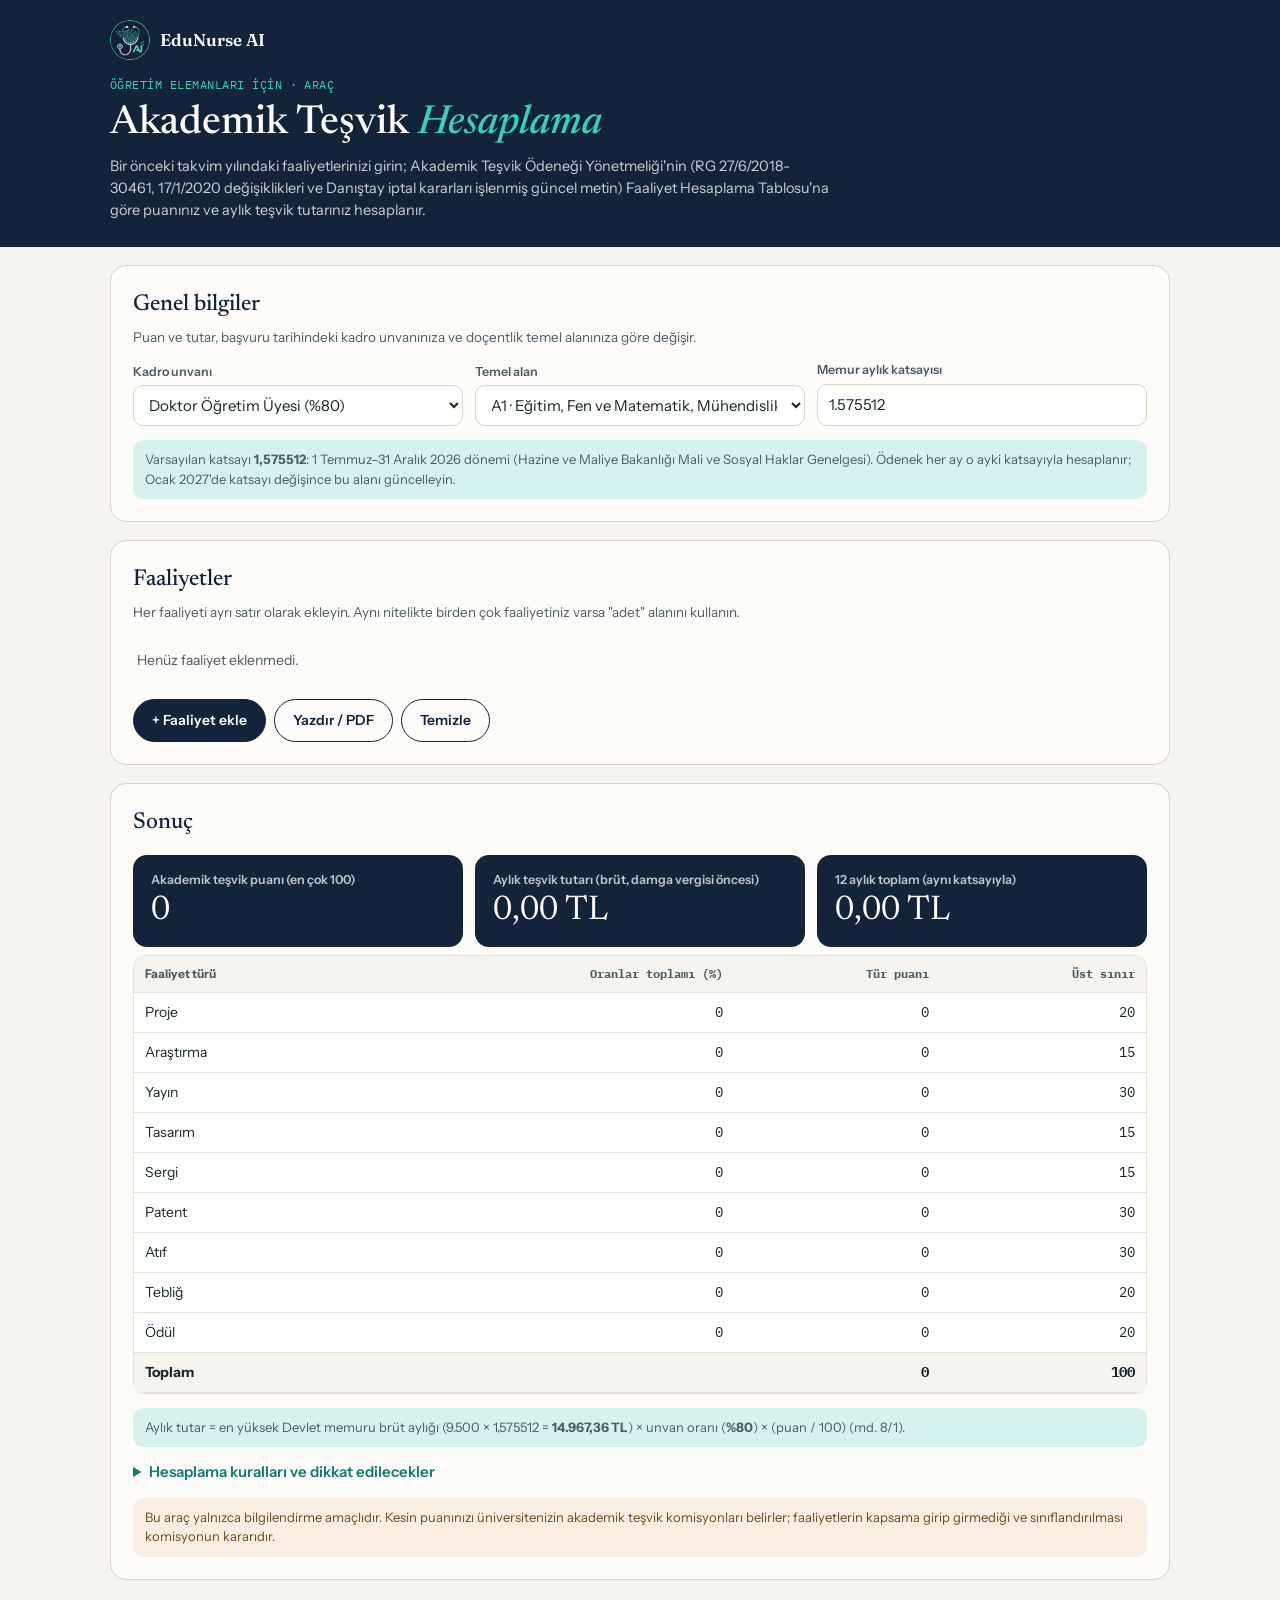
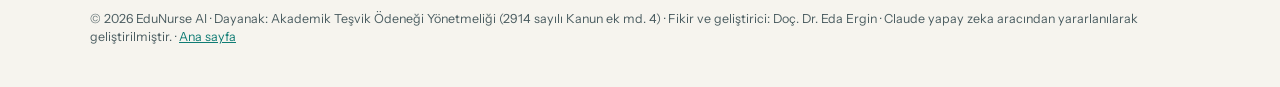
<file: araclar/akademik-tesvik.html>
<!DOCTYPE html>
<html lang="tr">
<head>
<meta charset="utf-8">
<meta name="viewport" content="width=device-width, initial-scale=1">
<title>Akademik Teşvik Hesaplama | EduNurse AI</title>
<meta name="description" content="Akademik Teşvik Ödeneği Yönetmeliği'ne göre akademik teşvik puanı ve aylık teşvik tutarı hesaplama aracı.">
<link rel="preconnect" href="https://fonts.googleapis.com">
<link rel="preconnect" href="https://fonts.gstatic.com" crossorigin>
<link href="https://fonts.googleapis.com/css2?family=Fraunces:wght@600&family=Instrument+Sans:wght@400;500;600;700&family=Newsreader:ital,wght@0,500;1,500&family=IBM+Plex+Mono:wght@500&display=swap" rel="stylesheet">
<style>
:root{--navy:#13233A;--teal:#33D1BE;--teal-d:#0F7C74;--teal-l:#D6F2EE;--cream:#F6F4EE;--paper:#FDFCF9;--line:#D8D2C4;--line-l:#E6E1D5;--ink:#17262A;--muted:#4B5D61;--bad:#B4483A;--warn-bg:#FBEFE3;--warn:#6B4A1F}
*{box-sizing:border-box}
body{margin:0;background:var(--cream);color:var(--ink);font-family:'Instrument Sans',system-ui,sans-serif;font-size:15px;line-height:1.5;-webkit-font-smoothing:antialiased}
h1,h2,h3,p{margin:0}
a{color:var(--teal-d)}
.wrap{max-width:1100px;margin:0 auto;padding:0 20px}
header.top{background:var(--navy);color:var(--paper);padding:20px 0 26px}
.brand{display:inline-flex;align-items:center;gap:10px;text-decoration:none;color:var(--paper);margin-bottom:16px}
.logo{width:40px;height:40px;border-radius:50%;display:block}
.brand b{font-family:'Fraunces',serif;font-weight:600;font-size:17px}
.eyebrow{font-family:'IBM Plex Mono',monospace;font-size:12px;color:var(--teal);letter-spacing:.04em}
header.top h1{font-family:'Newsreader',Georgia,serif;font-weight:500;font-size:clamp(26px,4vw,40px);line-height:1.1;margin:8px 0 10px}
header.top h1 em{color:var(--teal);font-style:italic}
header.top p{color:rgba(253,252,249,.8);max-width:72ch;font-size:14.5px}
.card{background:var(--paper);border:1px solid var(--line);border-radius:16px;padding:22px;margin-top:18px}
.card h2{font-family:'Newsreader',serif;font-weight:500;font-size:23px;color:var(--navy);margin-bottom:4px}
.sub{color:var(--muted);font-size:13.5px;margin-bottom:14px}
label.f{display:block;font-size:12.5px;font-weight:600;color:var(--muted);margin-bottom:4px}
select,input[type=number]{width:100%;font:inherit;color:var(--ink);background:#fff;border:1px solid var(--line);border-radius:10px;padding:9px 11px}
select:focus,input:focus{outline:none;border-color:var(--teal);box-shadow:0 0 0 3px rgba(51,209,190,.2)}
.grid{display:grid;gap:12px;grid-template-columns:repeat(auto-fit,minmax(min(100%,200px),1fr));align-items:end}
.btn{font:inherit;font-weight:600;font-size:14px;border-radius:999px;padding:10px 18px;cursor:pointer;border:1px solid var(--navy);background:var(--navy);color:var(--paper)}
.btn:hover{background:var(--teal-d);border-color:var(--teal-d)}
.btn.ghost{background:transparent;color:var(--navy)}
.btn.ghost:hover{background:var(--teal-l)}
.btn.small{font-size:12.5px;padding:5px 11px}
.btn.del{border-color:var(--line);background:transparent;color:var(--bad);font-size:12.5px;padding:5px 10px}
.row{border:1px solid var(--line-l);background:#fff;border-radius:12px;padding:12px;margin-top:10px;display:grid;gap:10px;grid-template-columns:minmax(0,2.4fr) repeat(auto-fit,minmax(110px,1fr)) auto;align-items:end}
.row .oran{font-family:'IBM Plex Mono',monospace;font-size:13px;color:var(--navy);white-space:nowrap;padding-bottom:9px}
.row .uyari{grid-column:1/-1;font-size:12.5px;color:var(--warn);background:var(--warn-bg);border-radius:8px;padding:6px 10px}
.empty{color:var(--muted);font-size:14px;padding:14px 4px}
.tbl-wrap{overflow-x:auto;border:1px solid var(--line-l);border-radius:12px;margin-top:8px}
table{border-collapse:collapse;width:100%;background:#fff;font-size:14px}
th,td{border-bottom:1px solid var(--line-l);padding:9px 11px;text-align:left}
thead th{background:var(--cream);font-size:12px;color:var(--muted);font-weight:700}
td.n,th.n{text-align:right;font-family:'IBM Plex Mono',monospace;white-space:nowrap}
tfoot td{font-weight:700;background:var(--cream)}
.sonuc{display:grid;gap:12px;grid-template-columns:repeat(auto-fit,minmax(min(100%,220px),1fr));margin-top:14px}
.kutu{border-radius:14px;padding:16px 18px;background:var(--navy);color:var(--paper)}
.kutu .k{font-size:12.5px;color:rgba(253,252,249,.75);font-weight:600}
.kutu .v{font-family:'Newsreader',serif;font-size:34px;line-height:1.1;margin-top:4px}
.kutu.ok{background:var(--teal-d)}
.kutu.no{background:#7A3A30}
.note{font-size:13px;color:var(--muted);background:var(--teal-l);border-radius:10px;padding:10px 12px;margin-top:14px}
.note.warn{background:var(--warn-bg);color:var(--warn)}
details{margin-top:14px}
summary{cursor:pointer;font-weight:600;color:var(--teal-d)}
ul.list{margin:8px 0 0;padding-left:20px;font-size:13.5px;color:var(--muted)}
ul.list li{margin:4px 0}
footer.ft{padding:30px 0 40px;color:var(--muted);font-size:12.5px}
@media (max-width:700px){.row{grid-template-columns:1fr 1fr}.row>.sec{grid-column:1/-1}}
@media print{body{background:#fff}header.top{background:#fff;color:#000}header.top p,.eyebrow{color:#333}.no-print{display:none!important}.card{border:none;padding:0}}
</style>
</head>
<body>
<header class="top"><div class="wrap">
  <a class="brand" href="../index.html"><img class="logo" src="../uygulama/logo.png" alt="EduNurse AI logosu" width="40" height="40"><b>EduNurse AI</b></a>
  <div class="eyebrow">ÖĞRETİM ELEMANLARI İÇİN · ARAÇ</div>
  <h1>Akademik Teşvik <em>Hesaplama</em></h1>
  <p>Bir önceki takvim yılındaki faaliyetlerinizi girin; Akademik Teşvik Ödeneği Yönetmeliği'nin (RG 27/6/2018-30461, 17/1/2020 değişiklikleri ve Danıştay iptal kararları işlenmiş güncel metin) Faaliyet Hesaplama Tablosu'na göre puanınız ve aylık teşvik tutarınız hesaplanır.</p>
</div></header>

<main class="wrap">
  <section class="card">
    <h2>Genel bilgiler</h2>
    <p class="sub">Puan ve tutar, başvuru tarihindeki kadro unvanınıza ve doçentlik temel alanınıza göre değişir.</p>
    <div class="grid">
      <div><label class="f" for="unvan">Kadro unvanı</label>
        <select id="unvan">
          <option value="1">Profesör (%100)</option>
          <option value="0.9">Doçent (%90)</option>
          <option value="0.8" selected>Doktor Öğretim Üyesi (%80)</option>
          <option value="0.7">Araştırma Görevlisi (%70)</option>
          <option value="0.7">Öğretim Görevlisi (%70)</option>
        </select></div>
      <div><label class="f" for="alan">Temel alan</label>
        <select id="alan">
          <option value="0">A1 · Eğitim, Fen ve Matematik, Mühendislik, Sağlık, Ziraat-Orman-Su Ürünleri</option>
          <option value="1">A2 · Filoloji, Hukuk, İlahiyat, Sosyal-Beşeri-İdari Bilimler, Spor</option>
          <option value="2">A3 · Mimarlık, Planlama ve Tasarım</option>
          <option value="3">A4 · Güzel Sanatlar</option>
        </select></div>
      <div><label class="f" for="katsayi">Memur aylık katsayısı</label>
        <input type="number" id="katsayi" step="0.000001" min="0" value="1.575512"></div>
    </div>
    <p class="note">Varsayılan katsayı <b>1,575512</b>: 1 Temmuz–31 Aralık 2026 dönemi (Hazine ve Maliye Bakanlığı Mali ve Sosyal Haklar Genelgesi). Ödenek her ay o ayki katsayıyla hesaplanır; Ocak 2027'de katsayı değişince bu alanı güncelleyin.</p>
  </section>

  <section class="card">
    <h2>Faaliyetler</h2>
    <p class="sub">Her faaliyeti ayrı satır olarak ekleyin. Aynı nitelikte birden çok faaliyetiniz varsa "adet" alanını kullanın.</p>
    <div id="satirlar"></div>
    <div class="empty" id="bos">Henüz faaliyet eklenmedi.</div>
    <div class="no-print" style="display:flex;gap:8px;flex-wrap:wrap;margin-top:14px">
      <button class="btn" id="ekle">+ Faaliyet ekle</button>
      <button class="btn ghost" id="yazdir">Yazdır / PDF</button>
      <button class="btn ghost" id="temizle">Temizle</button>
    </div>
  </section>

  <section class="card">
    <h2>Sonuç</h2>
    <div class="sonuc">
      <div class="kutu" id="k-puan"><div class="k">Akademik teşvik puanı (en çok 100)</div><div class="v" id="puan">0</div></div>
      <div class="kutu"><div class="k">Aylık teşvik tutarı (brüt, damga vergisi öncesi)</div><div class="v" id="aylik">0 TL</div></div>
      <div class="kutu"><div class="k">12 aylık toplam (aynı katsayıyla)</div><div class="v" id="yillik">0 TL</div></div>
    </div>
    <div class="note warn" id="esik" hidden>Ödenek için puanın <b>en az 30</b> olması gerekir (md. 10/3). Bu puanla ödeme yapılmaz.</div>
    <div class="tbl-wrap"><table>
      <thead><tr><th>Faaliyet türü</th><th class="n">Oranlar toplamı (%)</th><th class="n">Tür puanı</th><th class="n">Üst sınır</th></tr></thead>
      <tbody id="ozet"></tbody>
      <tfoot><tr><td>Toplam</td><td></td><td class="n" id="toplam">0</td><td class="n">100</td></tr></tfoot>
    </table></div>
    <p class="note" id="formul"></p>
    <details>
      <summary>Hesaplama kuralları ve dikkat edilecekler</summary>
      <ul class="list">
        <li>Tür puanı = faaliyet oranları toplamı (%) × türün puanı; her tür kendi üst sınırını, toplam puan 100'ü geçemez (md. 8/2-3).</li>
        <li>Çok yazarlı yayın, kitap, bölüm, tebliğ ve patentte (k) katsayısı: 1 kişi 1; 2 kişi 0,8; 3 kişi 0,6; 4 kişi 0,45; 5 kişi 1/5; 6 kişi 1/6; 7 ve üzeri 1/kişi sayısı (Tablo 1).</li>
        <li>Projede rol katsayısı (r): yürütücü 1; araştırmacı veya bursiyer 0,5 (Tablo 2). Destek süresi 9 aydan kısa olan "diğer" projeler değerlendirilmez.</li>
        <li>SCI/SCI-E/SSCI/AHCI dergilerinde (p): Q1 1; Q2 0,8; Q3 0,5; Q4 0,25. Q değeri olmayan dergiye en alt değer, AHCI dergisine 0,5 uygulanır (Tablo 3).</li>
        <li>Paylaşım oranı olmayan faaliyetlerde (editörlük, tasarım, ödül vb.) oran kişi sayısına bölünür; karma sergi ve uluslararası karma ses/görüntü kaydı kişi sayısına bakılmaksızın tam puan alır (md. 8/7).</li>
        <li>Atıflarda kişi sayısı dikkate alınmaz; kendi yayınınıza yaptığınız atıflar sayılmaz (md. 7/8).</li>
        <li>Dergi editörlüğünde farklı dergilerde de olsa yalnızca bir editörlük sayılır; çok editörlü dergilerde yalnızca baş editör değerlendirilir (md. 7/4).</li>
        <li>Aynı kitapta en çok iki bölüm değerlendirilir. Tekrarlayan sergilerde en çok iki etkinlik sayılır, ikincisi yarım puan alır. Aynı çalışma için farklı ödüllerden yalnızca bir kez puan verilir.</li>
        <li>Araştırma: kurum dışında görevlendirmeyle en az dört ay süren ve sonuç raporu onaylanan çalışmalar; ay üzerinden puanlanır.</li>
        <li>Ödenek, Şubat ayının 15'inden başlayarak 12 ay boyunca her ayın 15'inde ödenir; damga vergisi dışında vergiye tabi değildir (md. 10/2).</li>
      </ul>
    </details>
    <p class="note warn">Bu araç yalnızca bilgilendirme amaçlıdır. Kesin puanınızı üniversitenizin akademik teşvik komisyonları belirler; faaliyetlerin kapsama girip girmediği ve sınıflandırılması komisyonun kararıdır.</p>
  </section>
</main>

<footer class="ft wrap">© 2026 EduNurse AI · Dayanak: Akademik Teşvik Ödeneği Yönetmeliği (2914 sayılı Kanun ek md. 4) · Fikir ve geliştirici: Doç. Dr. Eda Ergin · Claude yapay zeka aracından yararlanılarak geliştirilmiştir. · <a href="../index.html">Ana sayfa</a></footer>

<script>
(function () {
  // Faaliyet Hesaplama Tablosu (Tablo 4). d: A1–A4 oranları (%), null = o alanda yok.
  // tip: kp = k×p×oran, k = k×oran, r = r×oran, ay = oran×ay, pay = oran/kişi, tam = tam oran, atif = oran×atıf sayısı
  const TURLER = [
    { id: 'proje', ad: 'Proje', max: 20 },
    { id: 'arastirma', ad: 'Araştırma', max: 15 },
    { id: 'yayin', ad: 'Yayın', max: 30 },
    { id: 'tasarim', ad: 'Tasarım', max: 15 },
    { id: 'sergi', ad: 'Sergi', max: 15 },
    { id: 'patent', ad: 'Patent', max: 30 },
    { id: 'atif', ad: 'Atıf', max: 30 },
    { id: 'teblig', ad: 'Tebliğ', max: 20 },
    { id: 'odul', ad: 'Ödül', max: 20 }
  ];
  const F = [
    ['proje', 'p1', 'TÜBİTAK 1001, 1003, 1004, 1007, 1505, 2244, 3501, SAYEM, COST, Uluslararası İkili İşbirliği', 'r', [80, 80, 80, 80]],
    ['proje', 'p2', 'TÜBİTAK 1005, 3001', 'r', [70, 70, 70, 70]],
    ['proje', 'p3', 'H2020 projesi', 'r', [100, 100, 100, 100]],
    ['proje', 'p4', 'Diğer uluslararası kurum destekli Ar-Ge projesi (en az 9 ay)', 'r', [40, 40, 40, 40]],
    ['proje', 'p5', 'Diğer ulusal kurum destekli Ar-Ge projesi (en az 9 ay)', 'r', [20, 20, 20, 20]],
    ['arastirma', 'r1', 'Yurt dışı araştırma (ay)', 'ay', [15, 15, 15, 15]],
    ['arastirma', 'r2', 'Yurt içi araştırma (ay)', 'ay', [10, 10, 10, 10]],
    ['yayin', 'y1', 'SCI/SCI-E/SSCI/AHCI dergide araştırma makalesi', 'kp', [60, 80, 60, 80]],
    ['yayin', 'y2', 'SCI/SCI-E/SSCI/AHCI dergide derleme veya müstakil kısa makale', 'kp', [30, 40, 30, 40]],
    ['yayin', 'y3', 'Alan endeksindeki dergide araştırma makalesi', 'k', [20, 25, 20, 25]],
    ['yayin', 'y4', 'Diğer uluslararası hakemli dergide araştırma makalesi', 'k', [15, 20, 15, 20]],
    ['yayin', 'y5', 'ULAKBİM TR Dizin dergisinde araştırma makalesi', 'k', [15, 20, 15, 20]],
    ['yayin', 'y6', 'SCI/SCI-E/SSCI/AHCI dergide editörlük', 'pay', [25, 25, 25, 25], 'edit'],
    ['yayin', 'y7', 'Alan endeksindeki dergide editörlük', 'pay', [15, 15, 15, 15], 'edit'],
    ['yayin', 'y8', 'Diğer uluslararası hakemli dergide editörlük', 'pay', [10, 10, 10, 10], 'edit'],
    ['yayin', 'y9', 'ULAKBİM TR Dizin dergisinde editörlük', 'pay', [10, 10, 10, 10], 'edit'],
    ['yayin', 'y10', 'Tanınmış uluslararası yayınevinde özgün bilimsel kitap', 'k', [100, 100, 100, 100]],
    ['yayin', 'y11', 'Tanınmış uluslararası yayınevinde kitap editörlüğü', 'k', [60, 60, 60, 60]],
    ['yayin', 'y12', 'Tanınmış uluslararası yayınevi kitabında bölüm (aynı kitapta en çok 2)', 'k', [25, 25, 25, 25]],
    ['yayin', 'y13', 'Diğer özgün bilimsel kitap', 'k', [50, 50, 50, 50]],
    ['yayin', 'y14', 'Diğer özgün bilimsel kitapta bölüm (aynı kitapta en çok 2)', 'k', [15, 15, 15, 15]],
    ['yayin', 'y15', 'Uluslararası, performansa dayalı kişisel ses/görüntü kaydı', 'pay', [null, null, null, 20]],
    ['yayin', 'y16', 'Uluslararası, performansa dayalı karma ses/görüntü kaydı', 'tam', [null, null, null, 10]],
    ['yayin', 'y17', 'Ulusal, performansa dayalı kişisel ses/görüntü kaydı', 'pay', [null, null, null, 10]],
    ['tasarim', 't1', 'Endüstriyel, çevresel, grafiksel, sahne, moda veya çalgı tasarımı', 'pay', [15, 15, 15, 15]],
    ['sergi', 's1', 'Özgün yurt dışı bireysel etkinlik', 'pay', [null, null, null, 30]],
    ['sergi', 's2', 'Özgün yurt içi bireysel etkinlik', 'pay', [null, null, null, 15]],
    ['sergi', 's3', 'Özgün yurt dışı grup/karma/toplu etkinlik', 'tam', [null, null, null, 15]],
    ['sergi', 's4', 'Özgün yurt içi grup/karma/toplu etkinlik', 'tam', [null, null, null, 8]],
    ['patent', 'pt1', 'Uluslararası patent', 'k', [100, 100, 100, 100]],
    ['patent', 'pt2', 'Ulusal patent', 'k', [60, 60, 60, 60]],
    ['atif', 'a1', 'SCI/SCI-E/SSCI/AHCI dergideki makalelerde atıf', 'atif', [4, 6, 4, 6]],
    ['atif', 'a2', 'Alan endeksindeki dergilerdeki makalelerde atıf', 'atif', [1.5, 3, 1.5, 3]],
    ['atif', 'a3', 'Diğer uluslararası hakemli dergilerdeki makalelerde atıf', 'atif', [1, 2, 1, 2]],
    ['atif', 'a4', 'ULAKBİM ulusal hakemli dergilerdeki makalelerde atıf', 'atif', [1, 2, 1, 2]],
    ['atif', 'a5', 'Tanınmış uluslararası yayınevi kitabında atıf', 'atif', [4, 8, 4, 8]],
    ['atif', 'a6', 'Diğer özgün bilimsel kitapta atıf', 'atif', [2, 4, 2, 4]],
    ['atif', 'a7', 'Güzel sanat eserinin uluslararası kaynakta yer alması/gösterimi', 'atif', [null, null, null, 8]],
    ['atif', 'a8', 'Güzel sanat eserinin ulusal kaynakta yer alması/gösterimi', 'atif', [null, null, null, 4]],
    ['teblig', 'tb1', 'Hakemli uluslararası etkinlikte sözlü sunulan ve yayımlanan tam bildiri', 'k', [15, 15, 15, 15]],
    ['odul', 'o1', 'YÖK Yılın Doktora Tezi Ödülü', 'pay', [100, 100, 100, 100]],
    ['odul', 'o2', 'TÜBİTAK Bilim Ödülü', 'pay', [100, 100, 100, 100]],
    ['odul', 'o3', 'TÜBA Akademi Ödülü', 'pay', [100, 100, 100, 100]],
    ['odul', 'o4', 'Yurt dışı kurumlardan bilim ödülü', 'pay', [40, 40, 40, 40]],
    ['odul', 'o5', 'Yurt içi kurumlardan bilim ödülü', 'pay', [20, 20, 20, 20]],
    ['odul', 'o6', 'Güzel sanatlarda uluslararası derece ödülü (mansiyon hariç)', 'pay', [null, null, null, 40]],
    ['odul', 'o7', 'Güzel sanatlarda ulusal derece ödülü (mansiyon hariç)', 'pay', [null, null, null, 20]],
    ['odul', 'o8', 'Planlama, mimarlık ve tasarım yarışmasında derece ödülü (mansiyon hariç)', 'pay', [null, null, 20, null]]
  ].map(([tur, id, ad, tip, d, ozel]) => ({ tur, id, ad, tip, d, ozel }));
  const BUL = Object.fromEntries(F.map(f => [f.id, f]));

  const $ = s => document.querySelector(s);
  const esc = s => String(s).replace(/[&<>"]/g, c => ({ '&': '&amp;', '<': '&lt;', '>': '&gt;', '"': '&quot;' }[c]));
  const sayi = (v, d = 2) => Number(v).toLocaleString('tr-TR', { minimumFractionDigits: 0, maximumFractionDigits: d });
  const tl = v => Number(v).toLocaleString('tr-TR', { minimumFractionDigits: 2, maximumFractionDigits: 2 }) + ' TL';
  const kKatsayi = n => (n <= 1 ? 1 : n === 2 ? 0.8 : n === 3 ? 0.6 : n === 4 ? 0.45 : 1 / n);
  const P = { Q1: 1, Q2: 0.8, Q3: 0.5, Q4: 0.25, AHCI: 0.5, YOK: 0.25 };

  let satirlar = [];
  let sayac = 0;

  function secenekler(sec) {
    return TURLER.map(t => '<optgroup label="' + esc(t.ad + ' (' + t.max + ' puan)') + '">' +
      F.filter(f => f.tur === t.id).map(f => '<option value="' + f.id + '"' + (f.id === sec ? ' selected' : '') + '>' + esc(f.ad) + '</option>').join('') + '</optgroup>').join('');
  }

  function alanlar(s) {
    const f = BUL[s.fid], h = [];
    if (f.tip === 'r') h.push('<div><label class="f">Projedeki rol</label><select data-k="rol"><option value="1"' + (s.rol == 1 ? ' selected' : '') + '>Yürütücü (r=1)</option><option value="0.5"' + (s.rol == 0.5 ? ' selected' : '') + '>Araştırmacı / Bursiyer (r=0,5)</option></select></div>');
    if (f.tip === 'kp') h.push('<div><label class="f">Dergi çeyreği</label><select data-k="q">' + [['Q1', 'Q1'], ['Q2', 'Q2'], ['Q3', 'Q3'], ['Q4', 'Q4'], ['AHCI', 'AHCI (0,5)'], ['YOK', 'Q değeri yok (0,25)']].map(([v, l]) => '<option value="' + v + '"' + (s.q === v ? ' selected' : '') + '>' + l + '</option>').join('') + '</select></div>');
    if (f.tip === 'k' || f.tip === 'kp' || f.tip === 'pay') h.push('<div><label class="f">Kişi sayısı</label><input type="number" min="1" step="1" data-k="kisi" value="' + s.kisi + '"></div>');
    if (f.tip === 'ay') h.push('<div><label class="f">Süre (ay)</label><input type="number" min="0" step="1" data-k="ay" value="' + s.ay + '"></div>');
    h.push('<div><label class="f">' + (f.tip === 'atif' ? 'Atıf sayısı' : 'Adet') + '</label><input type="number" min="0" step="1" data-k="adet" value="' + s.adet + '"' + (f.ozel === 'edit' ? ' max="1"' : '') + '></div>');
    return h.join('');
  }

  // Bir satırın faaliyet oranı (%)
  function oran(s, alan) {
    const f = BUL[s.fid], d = f.d[alan];
    if (d == null) return { o: 0, not: 'Bu faaliyet seçtiğiniz temel alanda puanlanmaz.' };
    const adet = Math.max(0, Math.floor(+s.adet || 0));
    const kisi = Math.max(1, Math.floor(+s.kisi || 1));
    let tek = d, not = '';
    if (f.tip === 'r') tek = d * (+s.rol || 1);
    if (f.tip === 'k') tek = d * kKatsayi(kisi);
    if (f.tip === 'kp') tek = d * kKatsayi(kisi) * P[s.q || 'Q1'];
    if (f.tip === 'pay') tek = d / kisi;
    if (f.tip === 'ay') { const ay = Math.max(0, +s.ay || 0); if (ay > 0 && ay < 4) not = 'Araştırma en az dört ay sürmelidir; daha kısa süreler değerlendirilmez.'; tek = ay >= 4 ? d * ay : 0; }
    let n = adet;
    if (f.ozel === 'edit' && adet > 1) { n = 1; not = 'Dergi editörlüğünde yalnızca bir editörlük sayılır.'; }
    return { o: tek * n, not };
  }

  function ciz() {
    const alan = +$('#alan').value;
    $('#bos').hidden = satirlar.length > 0;
    $('#satirlar').innerHTML = satirlar.map(s => {
      const r = oran(s, alan);
      return '<div class="row" data-sid="' + s.sid + '"><div class="sec"><label class="f">Faaliyet</label><select data-k="fid">' + secenekler(s.fid) + '</select></div>' +
        alanlar(s) + '<div><div class="oran">%' + sayi(r.o) + '</div></div>' +
        '<div class="no-print"><button class="btn del" data-sil>Sil</button></div>' +
        (r.not ? '<div class="uyari">' + esc(r.not) + '</div>' : '') + '</div>';
    }).join('');
    hesapla();
  }

  function hesapla() {
    const alan = +$('#alan').value, unvan = +$('#unvan').value, katsayi = +String($('#katsayi').value).replace(',', '.') || 0;
    const top = {}; TURLER.forEach(t => top[t.id] = 0);
    let editVar = 0;
    satirlar.forEach(s => { const f = BUL[s.fid]; top[f.tur] += oran(s, alan).o; if (f.ozel === 'edit' && +s.adet > 0) editVar++; });
    // Farklı dergilerde de olsa yalnızca bir editörlük: birden çok editörlük satırında en yükseği alınır
    if (editVar > 1) {
      const ed = satirlar.filter(s => BUL[s.fid].ozel === 'edit').map(s => oran(s, alan).o);
      top.yayin -= ed.reduce((a, b) => a + b, 0) - Math.max(...ed);
    }
    let toplam = 0;
    $('#ozet').innerHTML = TURLER.map(t => {
      const p = Math.min(t.max, top[t.id] / 100 * t.max);
      toplam += p;
      return '<tr><td>' + t.ad + '</td><td class="n">' + sayi(top[t.id]) + '</td><td class="n">' + sayi(p) + '</td><td class="n">' + t.max + '</td></tr>';
    }).join('');
    toplam = Math.min(100, toplam);
    const puan = Math.round(toplam * 100) / 100;
    const brut = 9500 * katsayi;
    const aylik = puan >= 30 ? brut * unvan * (puan / 100) : 0;
    $('#puan').textContent = sayi(puan);
    $('#toplam').textContent = sayi(puan);
    $('#aylik').textContent = tl(aylik);
    $('#yillik').textContent = tl(aylik * 12);
    $('#esik').hidden = !(satirlar.length && puan < 30);
    $('#k-puan').className = 'kutu ' + (satirlar.length ? (puan >= 30 ? 'ok' : 'no') : '');
    $('#formul').innerHTML = 'Aylık tutar = en yüksek Devlet memuru brüt aylığı (9.500 × ' + sayi(katsayi, 6) + ' = <b>' + tl(brut) + '</b>) × unvan oranı (<b>%' + sayi(unvan * 100) + '</b>) × (puan / 100) (md. 8/1). ' + (editVar > 1 ? 'Birden çok editörlük girdiniz; yalnızca en yüksek puanlısı hesaba katıldı.' : '');
    try { localStorage.setItem('edunurse_tesvik', JSON.stringify({ satirlar, alan, unvanSec: $('#unvan').selectedIndex, katsayi: $('#katsayi').value })); } catch (e) {}
  }

  function yeni(fid) { return { sid: ++sayac, fid: fid || 'y1', kisi: 1, adet: 1, ay: 4, q: 'Q1', rol: 1 }; }

  $('#ekle').addEventListener('click', () => { satirlar.push(yeni()); ciz(); });
  $('#temizle').addEventListener('click', () => { if (confirm('Tüm faaliyetler silinsin mi?')) { satirlar = []; ciz(); } });
  $('#yazdir').addEventListener('click', () => window.print());
  ['#alan', '#unvan'].forEach(s => $(s).addEventListener('change', ciz));
  $('#katsayi').addEventListener('input', hesapla);
  $('#satirlar').addEventListener('click', e => {
    if (!e.target.closest('[data-sil]')) return;
    const sid = +e.target.closest('[data-sid]').getAttribute('data-sid');
    satirlar = satirlar.filter(s => s.sid !== sid); ciz();
  });
  $('#satirlar').addEventListener('change', e => {
    const el = e.target, k = el.getAttribute('data-k'); if (!k) return;
    const s = satirlar.find(x => x.sid === +el.closest('[data-sid]').getAttribute('data-sid'));
    s[k] = el.value; ciz();
  });

  try {
    const k = JSON.parse(localStorage.getItem('edunurse_tesvik') || 'null');
    if (k && Array.isArray(k.satirlar)) {
      satirlar = k.satirlar.filter(s => BUL[s.fid]); sayac = Math.max(0, ...satirlar.map(s => s.sid));
      $('#alan').value = String(k.alan ?? 0);
      if (k.unvanSec != null) $('#unvan').selectedIndex = k.unvanSec;
      if (k.katsayi) $('#katsayi').value = k.katsayi;
    }
  } catch (e) {}
  ciz();
})();
</script>
</body>
</html>
</file>
